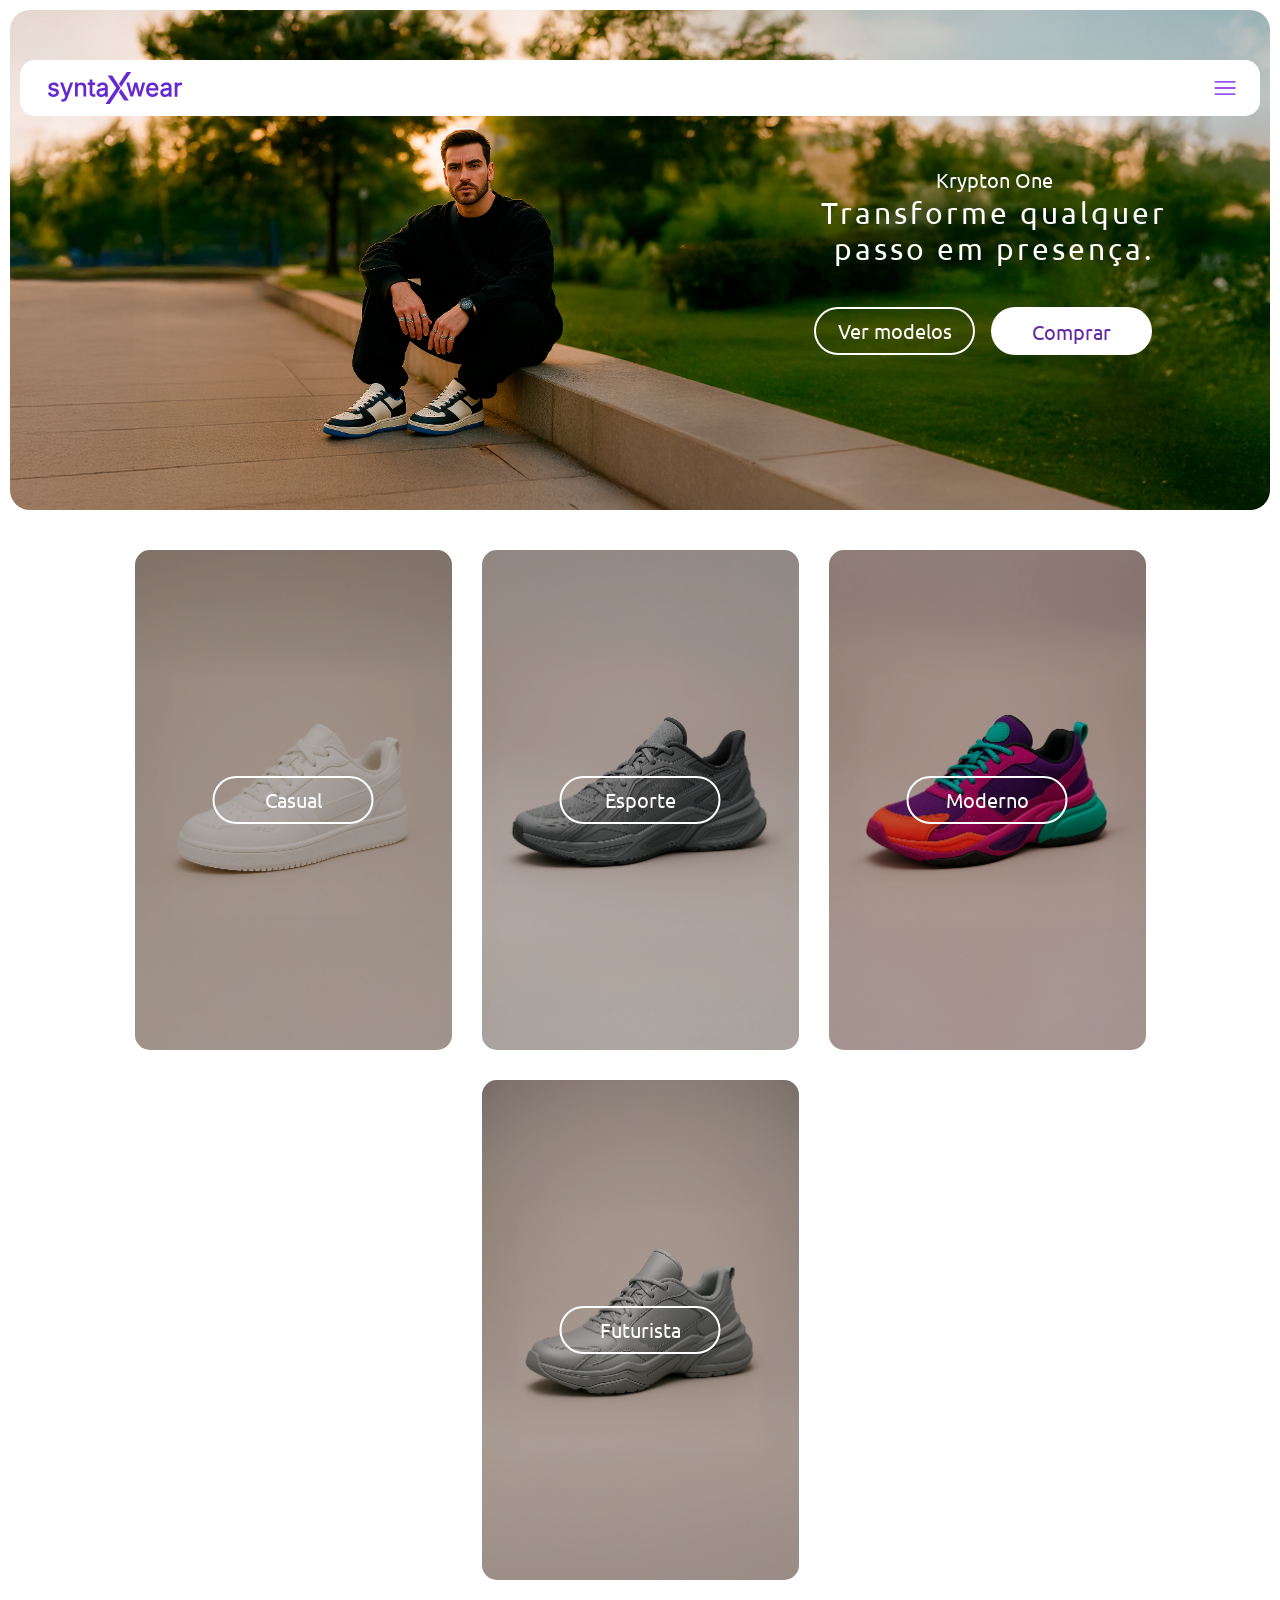
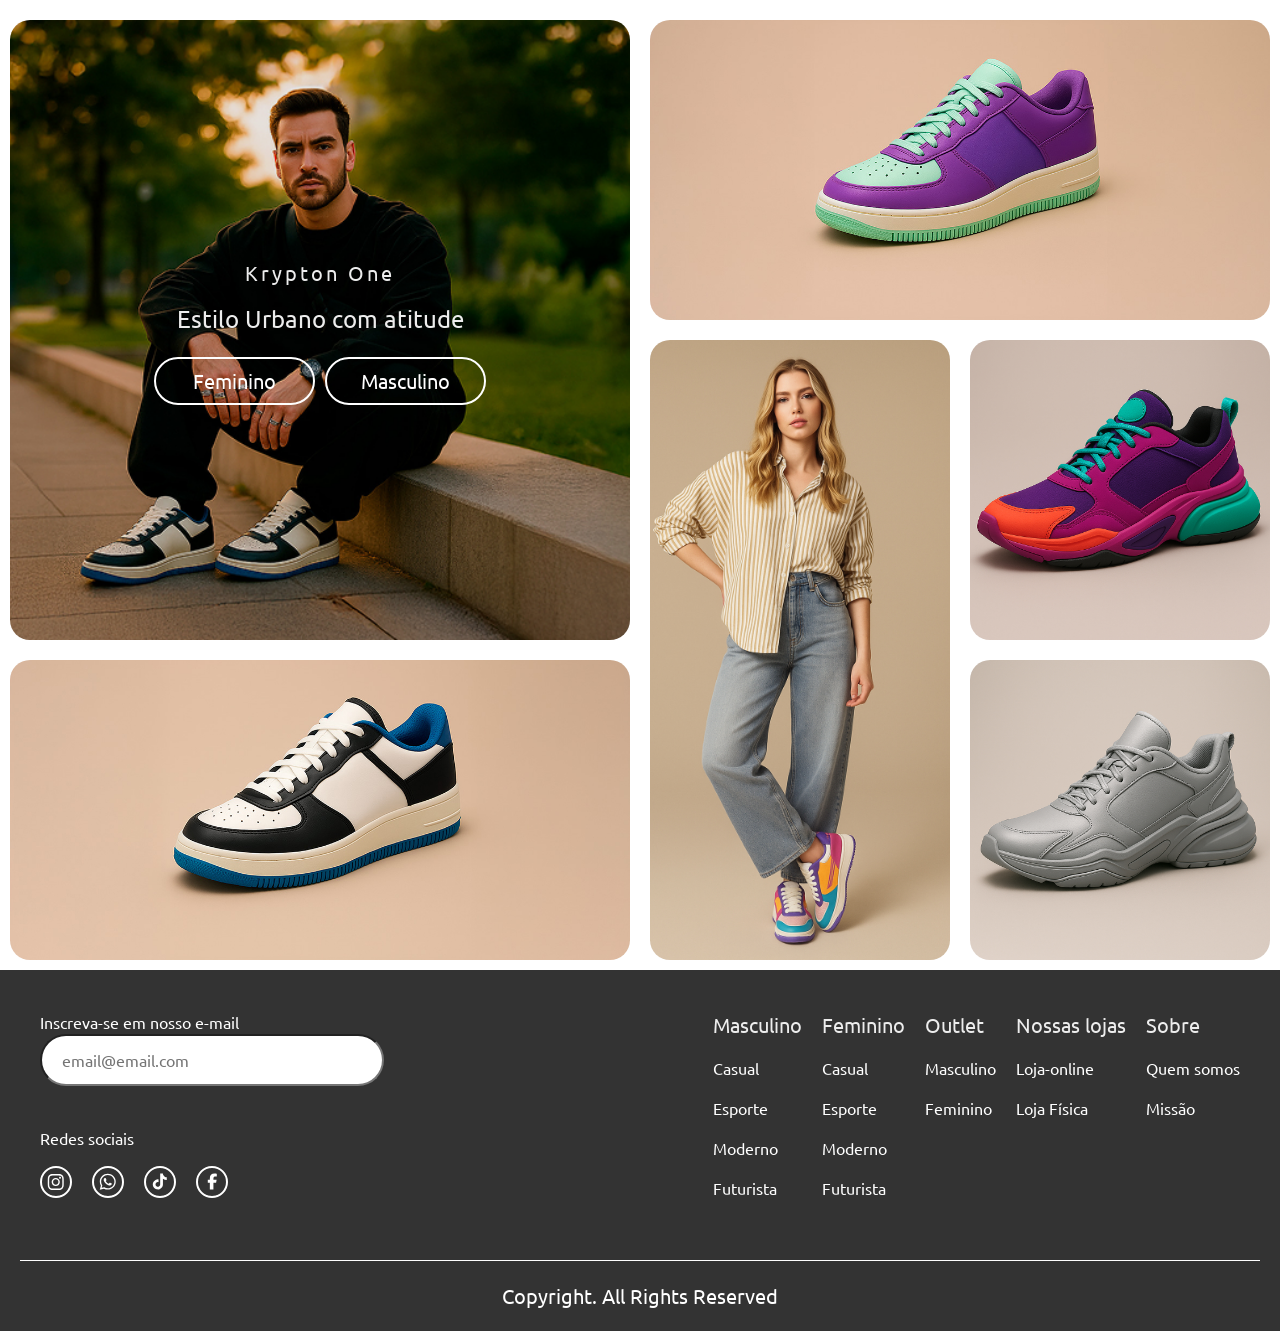
<file: index.html>
<!DOCTYPE html>
<html lang="pt-br">

<head>
    <meta charset="UTF-8">
    <meta name="viewport" content="width=device-width, initial-scale=1.0">
    <title>Syntaxwear - Tênis e Sneakers Online</title>
    <meta name="description"
        content="Encontre os melhores tênis e sneakers online na Syntaxwear. Explore nossa coleção exclusiva de calçados para homens e mulheres. Compre agora e eleve seu estilo!">

    <link rel="stylesheet" href="./css/reset.css">
    <link rel="stylesheet" href="./css/style.css">
    <link rel="stylesheet" href="./css/variables.css">
    <link rel="stylesheet" href="./css/header.css">
    <link rel="stylesheet" href="./css/hero.css">
    <link rel="stylesheet" href="./css/product-category.css">
    <link rel="stylesheet" href="./css/product-grid.css">
    <link rel="stylesheet" href="./css/footer.css">

</head>

<body>
    <!-- Header com logo e navegação -->
    <header class="header">
        <!-- Logo e navegação aqui -->
        <h1 class="logo">
            <a href="/" title="Syntaxwear - Tênis e Sneakers Online">
                <img src="./images/logo/logo.svg.svg" alt="Syntaxwear - Tênis e Sneakers Online">
            </a>
        </h1>

        <input type="checkbox" class="menu-toggle" id="menu-toggle">
        <label for="menu-toggle" class="menu-icon">
            <img src="./images/icons/ícone.svg" alt="menu mobile" srcset="">
        </label>

        <nav class="nav-container">
            <nav class="nav-center" aria-label="Categorias Principais">
                <ul>
                    <li><a href="#">Masculino</a></li>
                    <li><a href="#">Feminino</a></li>
                    <li><a href="#">Outlet</a></li>
                </ul>
            </nav>

            <nav class="nav-right" aria-label="Menu Secundário">
                <ul>
                    <li><a href="#">Nossas lojas</a></li>
                    <li><a href="#">Sobre</a></li>
                    <li><a href="#"><img src="./images/icons/user.svg.svg" alt="Minha conta"></a></li>
                    <li><a href="#"><img src="./images/icons/help.svg.svg" alt="Ajuda"></a></li>
                    <li><a href="#"><img src="./images/icons/bag.svg.svg" alt="Carrinho"></a></li>
                </ul>
            </nav>
        </nav>
    </header>

    <main>
        <!-- Seção Hero -->
        <section class="hero-section">
            <!-- Conteúdo hero aqui -->
            <div class="hero-overlay">
                <div class="hero-content">
                    <span class="hero-subtitle">Krypton One </span>
                    <h2 class="hero-title">Transforme qualquer passo em presença.</h2>
                    <div class="hero-buttons">
                        <a class="btn btn-outline" href="#">Ver modelos</a>
                        <a class="btn btn-filled" href="#">Comprar</a>
                    </div>
                </div>
            </div>
        </section>

        <!-- Seção de Categorias de Tênis -->
        <section class="categories-section">
            <!-- Categorias aqui -->
            <div class="category-card casual">
                <a href="#" class="category-link">
                    <span class="overlay"></span>
                    <span class="category-name btn-outline btn">Casual</span>
                </a>
            </div>
            <div class="category-card esporte">
                <a href="#" class="category-link">
                    <span class="overlay"></span>
                    <span class="category-name btn-outline btn">Esporte</span>
                </a>
            </div>
            <div class="category-card moderno">
                <a href="#" class="category-link">
                    <span class="overlay"></span>
                    <span class="category-name btn-outline btn">Moderno</span>
                </a>
            </div>
            <div class="category-card futurista">
                <a href="#" class="category-link">
                    <span class="overlay"></span>
                    <span class="category-name btn-outline btn">Futurista</span>
                </a>
            </div>
        </section>

        <!-- Grid com Produtos em Destaque -->
        <section class="grid-section">
            <div class="card highlight">
                <div class="top1-content">
                    <h3 class="card-title">Krypton One</h3>
                    <p class="card-subtitle">Estilo Urbano com atitude</p>
                    <div class="cta-group">
                        <a href="#" class="btn btn-outline">Feminino</a>
                        <a href="#" class="btn btn-outline">Masculino</a>
                    </div>
                </div>
            </div>
            <div class="card sneaker-purple"></div>
            <div class="card model"></div>
            <div class="card sneaker-color"></div>
            <div class="card sneaker-white"></div>
            <div class="card sneaker-silver"></div>
        </section>
    </main>

    <!-- Footer com Informações de Contato e Links -->
    <footer class="site-footer" id="footer">
        <!-- Informações de contato e links aqui -->
        <div class="footer-container">
            <!-- Newsletter Section -->
            <div class="footer-right">
                <form class="newsletter-form">
                    <label for="newsletter-email">Inscreva-se em nosso e-mail</label>
                    <input type="email" placeholder="email@email.com">
                    <!-- Social Media -->
                    <form>
                        <div class="social-media">
                            <p class="social-title">Redes sociais</p>
                            <div class="social-icons">
                                <a href="#" class="social-icon">
                                    <img src="images/icons/instagram.svg" alt="Instagram">
                                </a>
                                <a href="#" class="social-icon">
                                    <img src="images/icons/whatzapp.svg" alt="whatzapp">
                                </a>
                                <a href="#" class="social-icon">
                                    <img src="images/icons/tiktok.svg" alt="TikTok">
                                </a>
                                <a href="#" class="social-icon">
                                    <img src="images/icons/facebook.svg" alt="Facebook">
                                </a>
                            </div>
                        </div>
                    </form>
                </form>
            </div>

            <!-- Navigation Columns -->
            <nav class="footer-nav" id="footer">
                <!-- Masculino Column -->
                <div class="footer-column">
                    <h3 class="column-title">Masculino</h3>
                    <ul>
                        <li><a href="#">Casual</a></li>
                        <li><a href="#">Esporte</a></li>
                        <li><a href="#">Moderno</a></li>
                        <li><a href="#">Futurista</a></li>
                    </ul>
                </div>

                <!-- Feminino Column -->
                <div class="footer-column">
                    <h3 class="column-title">Feminino</h3>
                    <ul>
                        <li><a href="#">Casual</a></li>
                        <li><a href="#">Esporte</a></li>
                        <li><a href="#">Moderno</a></li>
                        <li><a href="#">Futurista</a></li>
                    </ul>
                </div>

                <!-- Outlet Column -->
                <div class="footer-column">
                    <h3 class="column-title">Outlet</h3>
                    <ul>
                        <li><a href="#">Masculino</a></li>
                        <li><a href="#">Feminino</a></li>
                    </ul>
                </div>

                <!-- Nossas Lojas Column -->
                <div class="footer-column">
                    <h3 class="column-title">Nossas lojas</h3>
                    <ul>
                        <li><a href="#">Loja-online</a></li>
                        <li><a href="#">Loja Física</a></li>
                    </ul>
                </div>

                <!-- Saiba mais Column -->
                <div class="footer-column">
                    <h3 class="column-title">Sobre</h3>
                    <ul>
                        <li><a href="#">Quem somos</a></li>
                        <li><a href="#">Missão</a></li>
                    </ul>
                </div>
            </nav>
        </div>

        <!-- Copyright -->
        <div class="footer-copy">Copyright. All Rights Reserved</div>
    </footer>
</body>

</html>
</file>
<file: css/style.css>
body {
    font-family: var(--fonte-principal);
    color: #333333;
}

main {
    padding: 2.5rem 0 2.5rem;
    max-width: 1360px;
    margin: 0 auto;
}

@media (max-width: 1280px) {
    main {
        padding: 0.625rem;
    }
}

.btn {
    font-size: 1.25rem;
    height: 48px;
    width: 161px;
    border-radius: 25px;
    color: #ffffff;
    font-weight: 400;
    padding: 10px 20px;
    transition: background-color 0.3s,border 0.3s;
}

.btn-outline {
    background-color: transparent;
    border: 2px solid #ffffff;
    line-height: 23px;
}

.btn-filled {
    background-color: #ffffff;
    color: #6329a2;
}

.btn:hover {
    background-color: #6329a2;
    color: #ffffff;
    border-color: #6329a2;
}
</file>
<file: css/variables.css>
@import url('https://fonts.googleapis.com/css2?family=Inter:ital,opsz,wght@0,14..32,100..900;1,14..32,100..900&family=Poppins:ital,wght@0,100;0,200;0,300;0,400;0,500;0,600;0,700;0,800;0,900;1,100;1,200;1,300;1,400;1,500;1,600;1,700;1,800;1,900&family=Roboto:ital,wght@0,100..900;1,100..900&family=Ubuntu:ital,wght@0,300;0,400;0,500;0,700;1,300;1,400;1,500;1,700&display=swap');

:root {
    --fonte-principal: 'Ubuntu', sans-serif;
}
</file>
<file: css/header.css>
.header{
    position: fixed;
    top: 60px;
    left: 50%;
    transform: translate(-50%);
    width: 1260px;
    border-radius: 15px;
    z-index: 999;
    display: flex;
    justify-content: space-between;
    align-items: center;
    padding: 0.265rem 1.25rem;
    background-color: #ffffff;
}

.logo img {
    height:48px;
}

.nav-center ul {
    display: flex;
    gap: 2.5rem; /* rem se adequea a diferentes tamanhos de tela, valendo 16px cada rem*/
}

.nav-center a, .nav-right a {
    font-size: 1.25rem;
    color: #333333;
}

.nav-center a:hover, .nav-right a:hover {
    color: #7c3aed;
}

.nav-right ul {
    display: flex;
    gap: 2.5rem;
    align-items: center;
}

.nav-right img {
    height: 20px;
}

.nav-right a:hover img {
    opacity: 0.7;
}

.nav-container {
    display: flex;
    justify-content: space-between;
    width: 100%;
    align-items: center;
    flex: 1;
    margin-left: 10rem;
}

.menu-toggle {
    display: none;
}

.menu-icon {
    display: none;
    width: 30px;
    height: 30px;
    cursor: pointer;
    z-index: 1001;
}

.menu-icon img {
    width: 100%;
    height: 100%;
    transition: opacity 0.3s ease;
}

.menu-icon:hover img {
    opacity: 0.7;
}

@media (max-width: 1280px){
    .header {
        width: calc(100% - 40px);
    }

    .menu-icon {
        display: block;
    }

    .nav-container {
        position: fixed;
        top: 0;
        right: -100%;
        width: 200px;
        flex-direction: column;
        padding: 80px 20px 20px;
        background-color: #ffffff;
        gap: 2rem;
        transition: right 0.3s ease;
        align-items: flex-start;
    }

    .nav-center, .nav-right {
        width: 100%;
        text-align: center;
    }

    .nav-center ul, .nav-right ul {
        flex-direction: column;
        gap: 1.5rem;
        width: 100%;
    }

    .nav-center a, .nav-right a {
        width: 100%;
        border-bottom: 1px solid #eeeeee;
        padding: 0.3rem 0;
        font-size: 1rem;
        display: block;
    }

    .menu-toggle:checked ~ .nav-container {
        right: 0;
    }
}
</file>
<file: css/hero.css>
.hero-section {
    background: url(../images/banners/hero.jpg.jpg) no-repeat center;
    height: 500px;
    position: relative;
    background-size: cover;
    border-radius: 20px;
}

.hero-overlay {
    width: 100%;
    height: 100%;
    display: flex;
    align-items: center;
    justify-content: flex-end;
    padding: 0 6rem;
}

.hero-content {
    color: #ffffff;
    max-width: 360px;
    text-align: center;
}

.hero-buttons {
    display: flex;
    gap: 16px;
}

.hero-content .hero-title {
    font-size: 1.87rem;
    margin-bottom: 0.5rem;
    font-weight: 400;
    margin-bottom: 40px;
    line-height: 36px;
    letter-spacing: 3px;
}

.hero-content .hero-subtitle {
    font-size: 1.25rem;
    font-weight: 400;
}

@media (max-width: 768px) {
    .hero-section {
        height: 660px;
        background-image: url(../images/banners/hero-mobile.jpg);
    }

    .hero-overlay {
        padding: 0;
    }

    .hero-content .hero-title { 
        font-size: 1.5rem;
    }

    .hero-content .hero-subtitle {
        font-size: 1.25rem;
    }

    .hero-content {
        max-width: 330px;
        margin: 0 auto;
    }

    .btn {
        font-size: 1.2rem;
    }
}
</file>
<file: css/product-category.css>
.categories-section {
    background-color: #ffffff;
    padding-top: 40px;
    padding-bottom: 40px;
    display: flex;
    flex-wrap: wrap;
    justify-content: center;
    gap: 30px;
}

.category-card {
    width: 317px;
    height: 500px;
    border-radius: 15px;
    position: relative;
    overflow: hidden;
}

.overlay {
    position: absolute;
    inset: 0;
    background-color: rgba(0, 0, 0, 0.25);
    z-index: 1;
}

.category-name {
    position: absolute;
    left: 50%;
    top: 50%;
    transform: translate(-50%, -50%);
    z-index: 2;
    text-align: center;
}

.casual {
    background: url(../../images/products/casual.jpg) no-repeat 
    center;
    background-size: cover;
}

.esporte {
    background: url(../../images/products/esporte.jpg) no-repeat center;
    background-size: cover;
}

.moderno {
    background: url(../../images/products/moderno.jpg) no-repeat center;
    background-size: cover;
}

.futurista {
    background: url(../../images/products/futurista.jpg) no-repeat center;
    background-size: cover;
}

@media (max-width: 500px) {
    .category-card {
        width: 100%;
    }
}
</file>
<file: css/product-grid.css>
.card {
    background-position: center;
    background-size: cover;
    background-repeat: no-repeat;
    position: relative;
    border-radius: 20px;
}

.highlight {
    grid-area: highlight;
    background-image: url(../images/products/modelo-masculino.jpg);
}

.sneaker-purple {
    grid-area: sneaker-purple;
    background-image: url(../images/products/roxo-verde-grid.jpg);
}

.model {
    grid-area: model;
    background-image: url(../images/products/modelo-feminino.jpg);
}

.sneaker-color {
    grid-area: sneaker-color;
    background-image: url(../images/products/futurista-grid.jpg);
}

.sneaker-white {
    grid-area: sneaker-white;
    background-image: url(../images/products/preto-azul-grid.jpg);
}

.sneaker-silver {
    grid-area: sneaker-silver;
    background-image: url(../images/products/moderno-grid.jpg);
}

.grid-section {
    display: grid;
    grid-template-columns: repeat(4, 1fr);
    grid-template-rows: repeat(3, 300px);
    grid-template-areas:
        "highlight highlight sneaker-purple sneaker-purple"
        "highlight highlight model sneaker-color"
        "sneaker-white sneaker-white model sneaker-silver";
    gap: 20px;
}

.top1-content {
    position: absolute;
    left: 50%;
    top: 50%;
    transform: translate(-50%, -50%);
    text-align: center;
}

.card-title {
    color: #EDEDED;
    font-weight: 400;
    font-size: 1.25rem;
    line-height: 36px;
    letter-spacing: 3px;
    margin-bottom: 10px;
}

.card-subtitle {
    color: #EDEDED;
    font-size: 1.5rem;
    font-weight: 400;
    margin-bottom: 20px;
}

.cta-group {
    display: flex;
    gap: 10px;
}

@media (max-width: 768px) {
    .grid-section {
        grid-template-columns: 1fr 1fr;
        grid-template-rows: repeat(5,auto);
        grid-template-areas: "highlight highlight"
        "sneaker-white sneaker-white"
        "model sneaker-color"
        "model sneaker-silver"
        "sneaker-purple sneaker-purple";
        max-width: 100%;
        gap: 0.625rem;
    }

    .highlight {
        min-height: 500px;
    }

    .model {
        min-height: 370px;
    }

    .sneaker-white {
        min-height: 190px;
    }

    .sneaker-purple {
        min-height: 190px;
    }
}
</file>
<file: css/footer.css>
.site-footer {
    background-color: #333333;
    color: #ffffff;
}

.footer-container {
    max-width: 85rem;
    margin: 0 auto;
    padding: 2.5rem;
    display: flex;
    justify-content: space-between;
}

.footer-right {
    display: flex;
    flex-direction: column;
    gap: 3.125rem;
}

.footer-nav {
    display: flex;
    padding: 0;
    gap: 1.25rem;
}

.column-title {
    color: #EDEDED;
    font-size: 1.25rem;
    margin-bottom: 1rem;
    font-weight: 400;
}

.footer-nav li a {
    color: #ffffff;
}

.footer-column ul {
    display: flex;
    flex-direction: column;
    gap: 1rem;
}

.footer-nav li a:hover {
    text-decoration: underline;
}

.newsletter-form label{
    display: flex;
}

.newsletter-form input {
    padding: 0.75rem 1.25rem;
    border-radius: 1.875rem;
    color: #AAAAAA;
    width: 21.5rem;
}

.social-icons {
    display: flex;
    gap: 1.25rem;
}

.social-title {
    margin-top: 2.5rem;
    margin-bottom: 1rem;
}

.social-icons a:hover img {
    opacity: 0.7;
}

.footer-copy {
    font-size: 1.25rem;
    text-align: center;
    padding: 1.25rem 0;
    margin: 1.25rem;
    border-top: 1px solid #ffffff;
}

@media (max-width: 1000px) {
    .footer-container {
        flex-direction: column;
        gap: 2rem;
        padding: 2rem 1rem;
    }

    .footer-nav {
        flex-direction: column;
        gap: 2rem;
    }

    .social-media {
        gap: 1rem;
    }

    .footer-copy {
        font-size: 1rem;
        padding: 1.5rem 0 1.5rem;
        margin: 1.25rem;
    }
}
</file>
